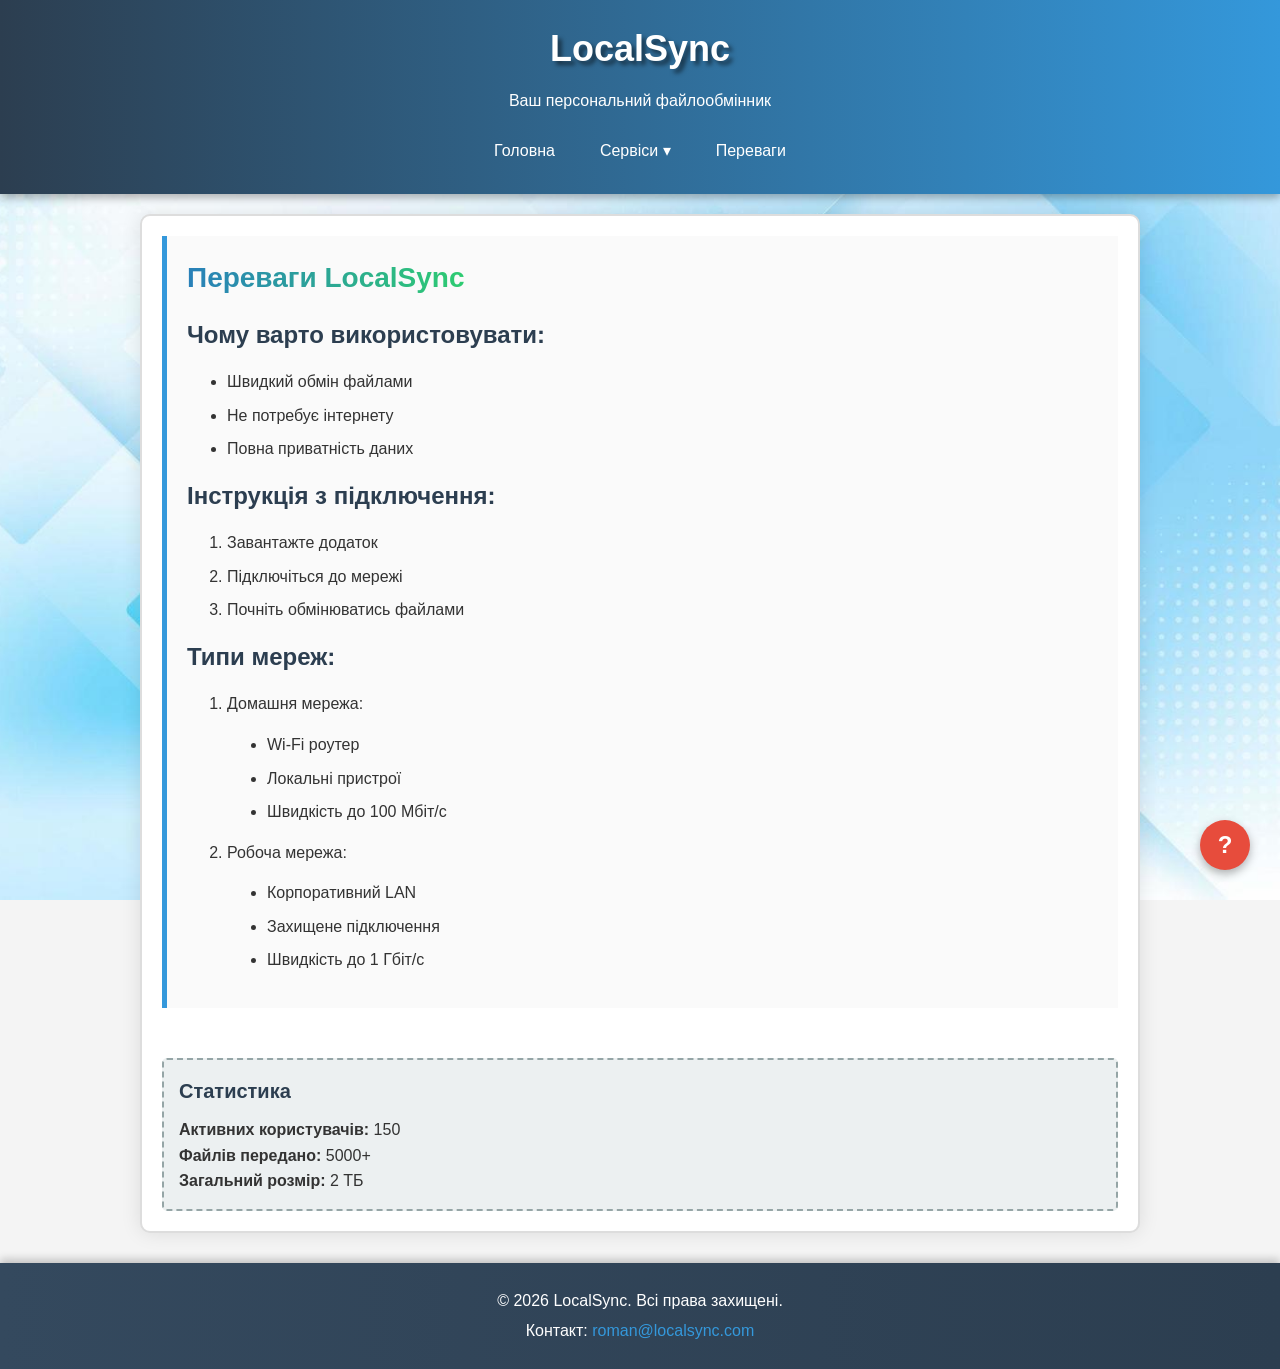
<file: index.html>
<!DOCTYPE html>
<html lang="uk">

<head>
    <meta charset="UTF-8">
    <meta name="viewport" content="width=device-width, initial-scale=1.0">
    <meta name="description" content="LocalSync - локальний файлообмінник для домашньої мережі">
    <title>LocalSync - Головна</title>
    <link rel="stylesheet" href="style.css">
</head>

<body>
    <header class="header">
        <h1 class="header__title">LocalSync</h1>
        <p class="header__subtitle">Ваш персональний файлообмінник</p>
        <nav class="nav">
            <ul class="nav__list">
                <li class="nav__item"><a href="index.html" class="nav__link">Головна</a></li>
                <li class="nav__item dropdown">
                    <a href="#" class="nav__link">Сервіси ▾</a>
                    <ul class="dropdown__menu">
                        <li class="dropdown__item"><a href="files.html" class="dropdown__link">Файловий менеджер</a></li>
                        <li class="dropdown__item"><a href="admin.html" class="dropdown__link">Налаштування</a></li>
                        <li class="dropdown__item"><a href="devices.html" class="dropdown__link">Пристрої</a></li>
                    </ul>
                </li>
                <li class="nav__item"><a href="#features" class="nav__link">Переваги</a></li>
            </ul>
        </nav>
    </header>

    <main class="main-grid main-grid--single">
    <article id="features" class="main-grid__content section">
        <h2 class="section__title gradient-text">Переваги LocalSync</h2>

        <h3 class="article__title">Чому варто використовувати:</h3>
        <ul class="list list--bullet">
            <li class="list__item">Швидкий обмін файлами</li>
            <li class="list__item">Не потребує інтернету</li>
            <li class="list__item">Повна приватність даних</li>
        </ul>

        <h3 class="article__title">Інструкція з підключення:</h3>
        <ol class="list list--number">
            <li class="list__item">Завантажте додаток</li>
            <li class="list__item">Підключіться до мережі</li>
            <li class="list__item">Почніть обмінюватись файлами</li>
        </ol>

        <h3 class="article__title">Типи мереж:</h3>
        <ol class="list list--number">
            <li class="list__item">Домашня мережа:
                <ul class="list list--bullet">
                    <li class="list__item">Wi-Fi роутер</li>
                    <li class="list__item">Локальні пристрої</li>
                    <li class="list__item">Швидкість до 100 Мбіт/с</li>
                </ul>
            </li>
            <li class="list__item">Робоча мережа:
                <ul class="list list--bullet">
                    <li class="list__item">Корпоративний LAN</li>
                    <li class="list__item">Захищене підключення</li>
                    <li class="list__item">Швидкість до 1 Гбіт/с</li>
                </ul>
            </li>
        </ol>
    </article>

    <aside class="main-grid__sidebar sidebar">
        <h3 class="sidebar__title">Статистика</h3>
        <p><strong>Активних користувачів:</strong> 150</p>
        <p><strong>Файлів передано:</strong> 5000+</p>
        <p><strong>Загальний розмір:</strong> 2 ТБ</p>
    </aside>
</main>

    <a href="#help" class="fixed-btn">?</a>

    <footer class="footer">
        <p class="footer__text">&copy; 2026 LocalSync. Всі права захищені.</p>
        <p class="footer__text">Контакт: <a href="mailto:roman@localsync.com" class="footer__link">roman@localsync.com</a></p>
    </footer>
</body>

</html>
</file>
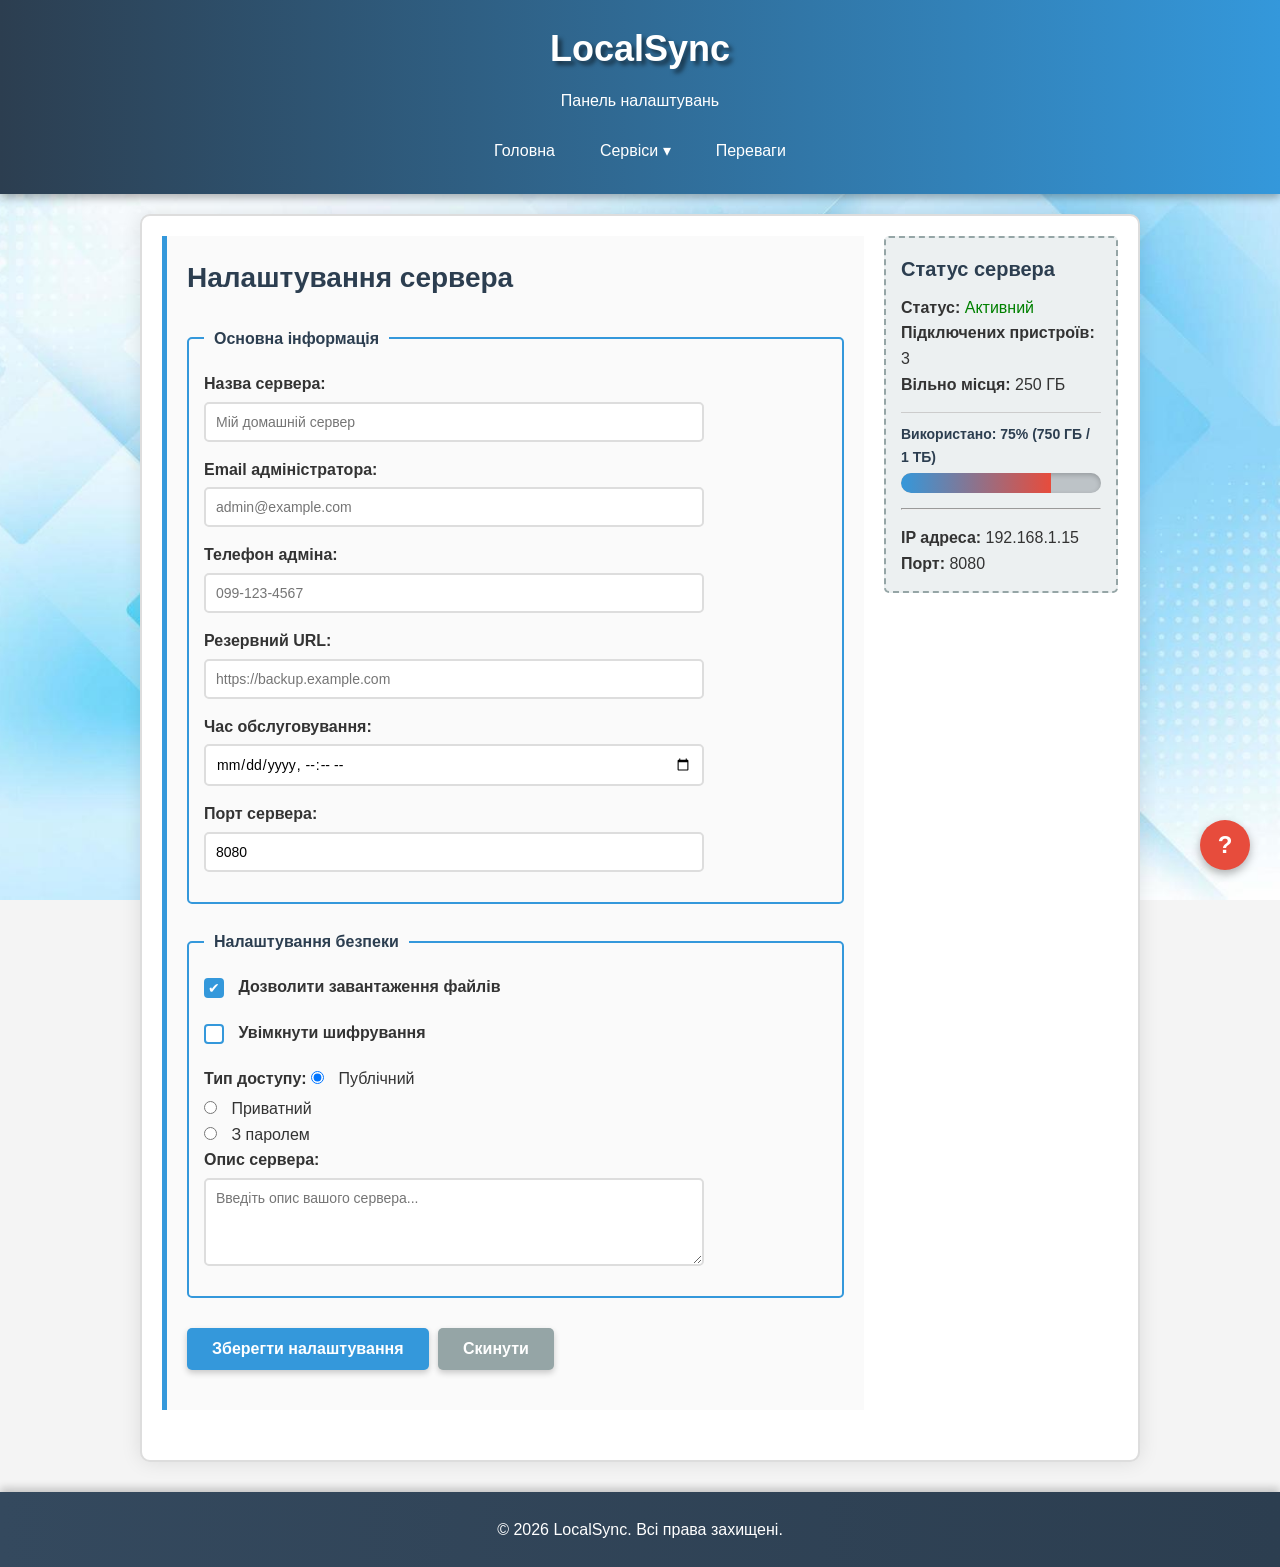
<file: admin.html>
<!DOCTYPE html>
<html lang="uk">

<head>
    <meta charset="UTF-8">
    <meta name="viewport" content="width=device-width, initial-scale=1.0">
    <meta name="description" content="Налаштування сервера LocalSync">
    <meta name="keywords" content="налаштування, адмін, конфігурація">
    <meta name="author" content="Волошин Роман Максимович">
    <title>LocalSync - Налаштування</title>
    <link rel="stylesheet" href="style.css">
</head>

<body>
    <header class="header">
        <h1 class="header__title">LocalSync</h1>
        <p class="header__subtitle">Панель налаштувань</p>

        <nav class="nav">
            <ul class="nav__list">
                <li class="nav__item"><a href="index.html" class="nav__link">Головна</a></li>
                <li class="nav__item dropdown">
                    <a href="#" class="nav__link">Сервіси ▾</a>
                    <ul class="dropdown__menu">
                        <li class="dropdown__item"><a href="files.html" class="dropdown__link">Файловий менеджер</a></li>
                        <li class="dropdown__item"><a href="admin.html" class="dropdown__link">Налаштування</a></li>
                        <li class="dropdown__item"><a href="devices.html" class="dropdown__link">Пристрої</a></li>
                    </ul>
                </li>
                <li class="nav__item"><a href="index.html#features" class="nav__link">Переваги</a></li>
            </ul>
        </nav>
    </header>

    <main class="main-grid">
    <section class="main-grid__content section">
        <h2 class="section__title">Налаштування сервера</h2>

        <form action="#" method="POST" class="form">
            <fieldset class="form__fieldset">
                <legend class="form__legend">Основна інформація</legend>

                <p class="form__group">
                    <label for="server-name" class="form__label">Назва сервера:</label>
                    <input type="text" id="server-name" name="server-name" class="form__input" required minlength="3" maxlength="50" placeholder="Мій домашній сервер">
                </p>

                <p class="form__group">
                    <label for="admin-email" class="form__label">Email адміністратора:</label>
                    <input type="email" id="admin-email" name="admin-email" class="form__input" required placeholder="admin@example.com">
                </p>

                <p class="form__group">
                    <label for="admin-tel" class="form__label">Телефон адміна:</label>
                    <input type="tel" id="admin-tel" name="admin-tel" class="form__input" required pattern="[0-9]{3}-[0-9]{3}-[0-9]{4}" placeholder="099-123-4567">
                </p>

                <p class="form__group">
                    <label for="backup-url" class="form__label">Резервний URL:</label>
                    <input type="url" id="backup-url" name="backup-url" class="form__input" placeholder="https://backup.example.com">
                </p>

                <p class="form__group">
                    <label for="maintenance-time" class="form__label">Час обслуговування:</label>
                    <input type="datetime-local" id="maintenance-time" name="maintenance-time" class="form__input" required>
                </p>

                <p class="form__group">
                    <label for="port" class="form__label">Порт сервера:</label>
                    <input type="number" id="port" name="port" class="form__input" min="8000" max="9000" value="8080" required>
                </p>
            </fieldset>

            <fieldset class="form__fieldset">
                <legend class="form__legend">Налаштування безпеки</legend>

                <p class="form__group">
                    <label class="form__label">
                        <input type="checkbox" name="allow-upload" class="form__checkbox" checked>
                        Дозволити завантаження файлів
                    </label>
                </p>

                <p class="form__group">
                    <label class="form__label">
                        <input type="checkbox" name="encryption" class="form__checkbox">
                        Увімкнути шифрування
                    </label>
                </p>

                <p class="form__group">
                    <p class="form__label">Тип доступу:</p>

                    <input type="radio" id="public" name="access" value="public" class="form__radio" checked>
                    <label for="public">Публічний</label><br>

                    <input type="radio" id="private" name="access" value="private" class="form__radio">
                    <label for="private">Приватний</label><br>

                    <input type="radio" id="password" name="access" value="password" class="form__radio">
                    <label for="password">З паролем</label>
                </p>

                <p class="form__group">
                    <label for="description" class="form__label">Опис сервера:</label>
                    <textarea id="description" name="description" rows="4" cols="50" class="form__textarea" placeholder="Введіть опис вашого сервера..."></textarea>
                </p>
            </fieldset>

            <p class="form__group">
                <button type="submit" class="btn">Зберегти налаштування</button>
                <button type="reset" class="btn btn--reset">Скинути</button>
            </p>
        </form>
    </section>

    <aside class="main-grid__sidebar sidebar">
        <h3 class="sidebar__title">Статус сервера</h3>
        <p><strong>Статус:</strong> <span style="color: green;">Активний</span></p>
        <p><strong>Підключених пристроїв:</strong> 3</p>
        <p><strong>Вільно місця:</strong> 250 ГБ</p>

        <div class="storage">
            <p class="storage__text">Використано: 75% (750 ГБ / 1 ТБ)</p>
            <div class="progress-bar">
                <div class="progress-bar__fill"></div>
            </div>
        </div>

        <hr style="margin: 15px 0;">
        <p><strong>IP адреса:</strong> 192.168.1.15</p>
        <p><strong>Порт:</strong> 8080</p>
    </aside>
</main>

    <a href="#help" class="fixed-btn">?</a>

    <footer class="footer">
        <p class="footer__text">&copy; 2026 LocalSync. Всі права захищені.</p>
    </footer>
</body>

</html>
</file>
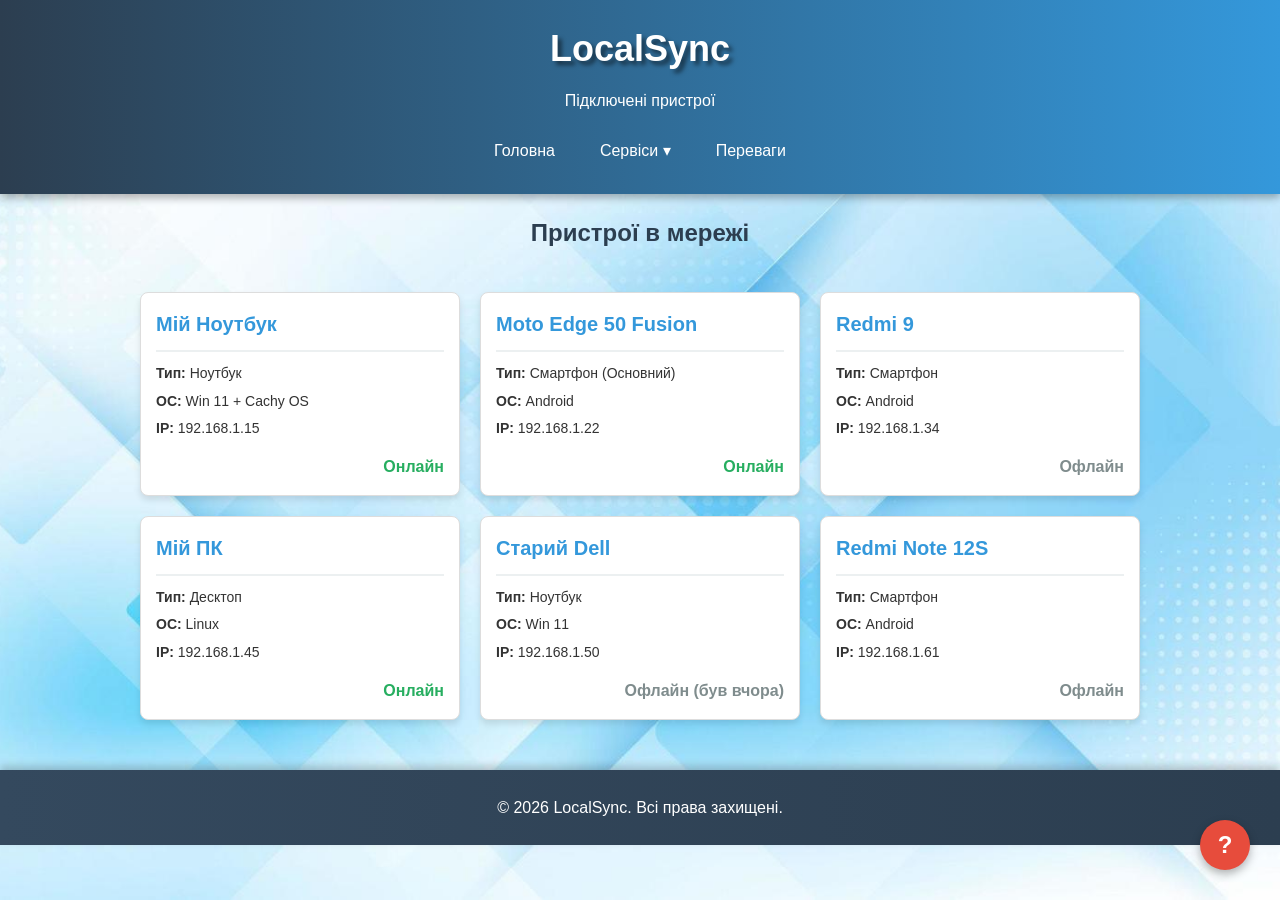
<file: devices.html>
<!DOCTYPE html>
<html lang="uk">

<head>
    <meta charset="UTF-8">
    <meta name="viewport" content="width=device-width, initial-scale=1.0">
    <meta name="description" content="Підключені пристрої до LocalSync">
    <title>LocalSync - Підключені пристрої</title>
    <link rel="stylesheet" href="style.css">
</head>

<body>
    <header class="header">
        <h1 class="header__title">LocalSync</h1>
        <p class="header__subtitle">Підключені пристрої</p>
        <nav class="nav">
            <ul class="nav__list">
                <li class="nav__item"><a href="index.html" class="nav__link">Головна</a></li>
                <li class="nav__item dropdown">
                    <a href="#" class="nav__link">Сервіси ▾</a>
                    <ul class="dropdown__menu">
                        <li class="dropdown__item"><a href="files.html" class="dropdown__link">Файловий менеджер</a></li>
                        <li class="dropdown__item"><a href="admin.html" class="dropdown__link">Налаштування</a></li>
                        <li class="dropdown__item"><a href="devices.html" class="dropdown__link">Пристрої</a></li>
                    </ul>
                </li>
                <li class="nav__item"><a href="index.html#features" class="nav__link">Переваги</a></li>
            </ul>
        </nav>
    </header>

    <main class="devices-page">
        <h2 class="devices-page__title">Пристрої в мережі</h2>
        
        <section class="devices-grid">
            <article class="device-card">
                <h3 class="device-card__title">Мій Ноутбук</h3>
                <p class="device-card__info"><strong>Тип:</strong> Ноутбук</p>
                <p class="device-card__info"><strong>ОС:</strong> Win 11 + Cachy OS</p>
                <p class="device-card__info"><strong>IP:</strong> 192.168.1.15</p>
                <p class="device-card__status device-card__status--online">Онлайн</p>
            </article>

            <article class="device-card">
                <h3 class="device-card__title">Moto Edge 50 Fusion</h3>
                <p class="device-card__info"><strong>Тип:</strong> Смартфон (Основний)</p>
                <p class="device-card__info"><strong>ОС:</strong> Android</p>
                <p class="device-card__info"><strong>IP:</strong> 192.168.1.22</p>
                <p class="device-card__status device-card__status--online">Онлайн</p>
            </article>

            <article class="device-card">
                <h3 class="device-card__title">Redmi 9</h3>
                <p class="device-card__info"><strong>Тип:</strong> Смартфон </p>
                <p class="device-card__info"><strong>ОС:</strong> Android</p>
                <p class="device-card__info"><strong>IP:</strong> 192.168.1.34</p>
                <p class="device-card__status device-card__status--offline">Офлайн</p>
            </article>

            <article class="device-card">
                <h3 class="device-card__title">Мій ПК</h3>
                <p class="device-card__info"><strong>Тип:</strong> Десктоп</p>
                <p class="device-card__info"><strong>ОС:</strong> Linux</p>
                <p class="device-card__info"><strong>IP:</strong> 192.168.1.45</p>
                <p class="device-card__status device-card__status--online">Онлайн</p>
            </article>
            
            <article class="device-card">
                <h3 class="device-card__title">Старий Dell</h3>
                <p class="device-card__info"><strong>Тип:</strong> Ноутбук </p>
                <p class="device-card__info"><strong>ОС:</strong> Win 11</p>
                <p class="device-card__info"><strong>IP:</strong> 192.168.1.50</p>
                <p class="device-card__status device-card__status--offline">Офлайн (був вчора)</p>
            </article>
            
            <article class="device-card">
                <h3 class="device-card__title">Redmi Note 12S</h3>
                <p class="device-card__info"><strong>Тип:</strong> Смартфон</p>
                <p class="device-card__info"><strong>ОС:</strong> Android</p>
                <p class="device-card__info"><strong>IP:</strong> 192.168.1.61</p>
                <p class="device-card__status device-card__status--offline">Офлайн</p>
            </article>
        </section>
    </main>

    <a href="#help" class="fixed-btn">?</a>

    <footer class="footer">
        <p class="footer__text">&copy; 2026 LocalSync. Всі права захищені.</p>
    </footer>
</body>

</html>
</file>
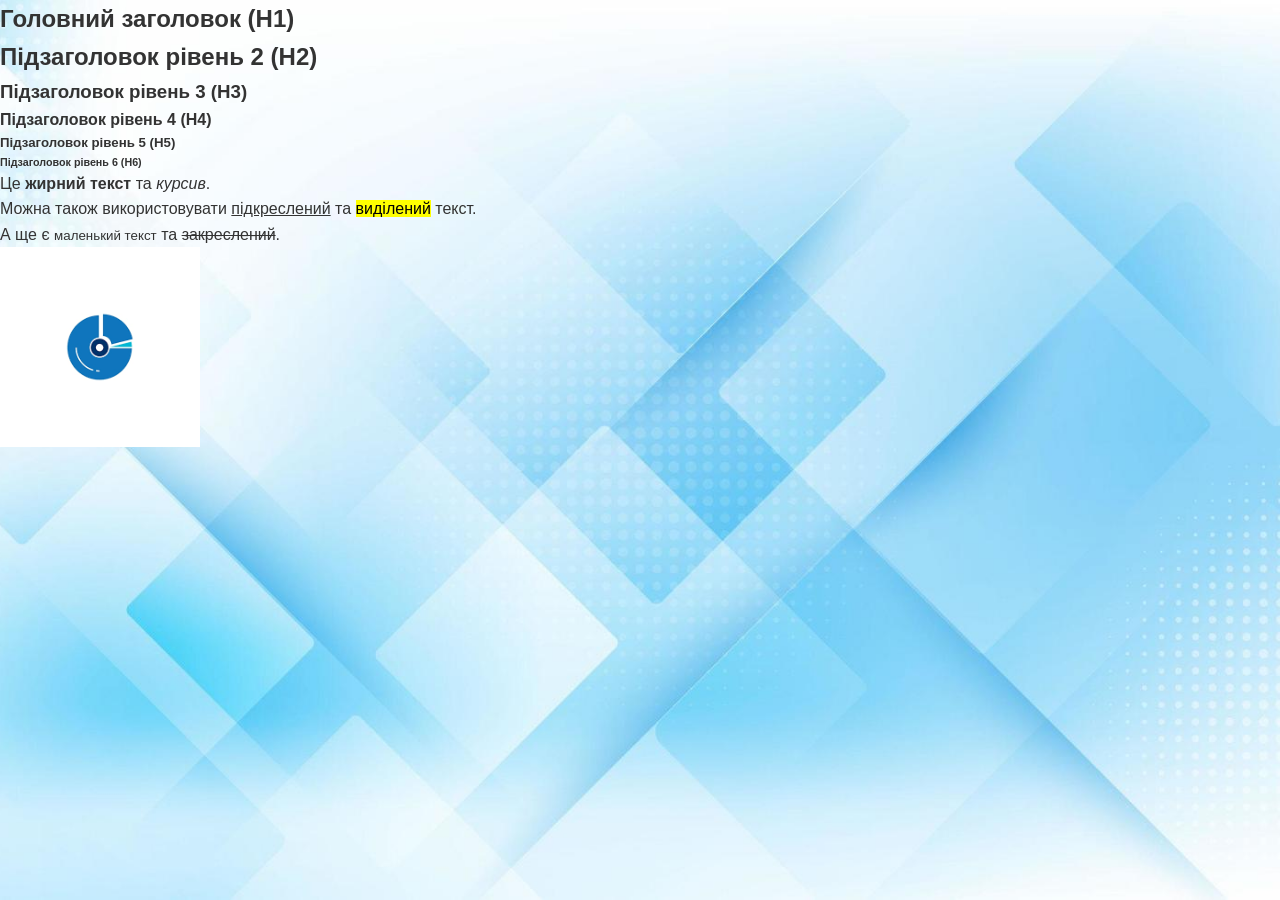
<file: tasks.html>
<!DOCTYPE html>
<html lang="en">
<head>
    <meta charset="UTF-8">
    <meta name="viewport" content="width=device-width, initial-scale=1.0">
    <meta name="description" content="Tasks">
    <meta name="keywords" content="tasks, to-do, list">
    <meta name="author" content="Волошин Роман Максимович">
    <title>Tasks</title>
    <link rel="stylesheet" href="style.css">
</head>
<body>
        <section>
            <h1>Головний заголовок (H1)</h1>
            <h2>Підзаголовок рівень 2 (H2)</h2>
            <h3>Підзаголовок рівень 3 (H3)</h3>
            <h4>Підзаголовок рівень 4 (H4)</h4>
            <h5>Підзаголовок рівень 5 (H5)</h5>
            <h6>Підзаголовок рівень 6 (H6)</h6>
            <p>Це <strong>жирний текст</strong> та <em>курсив</em>.</p>
            <p>Можна також використовувати <u>підкреслений</u> та <mark>виділений</mark> текст.</p>
            <p>А ще є <small>маленький текст</small> та <del>закреслений</del>.</p>
            <img src="assets/images/logo.png" alt="Логотип LocalSync" width="200">
        </section>
</body>
</html>
</file>
<file: style.css>
* {
    margin: 0;
    padding: 0;
    box-sizing: border-box;
}

body {
    font-family: Arial, Helvetica, sans-serif;
    font-size: 16px;
    line-height: 1.6;
    color: #333333;
    background-color: #f4f4f4;
    background-image: url('assets/images/background.jpg');
    background-size: cover;
    background-attachment: fixed;
    background-position: center;
}

.header {
    background: linear-gradient(to right, #2c3e50, #3498db);
    color: #ffffff;
    padding: 20px;
    text-align: center;
    box-shadow: 0 4px 8px rgba(0, 0, 0, 0.3);
}

.header__title {
    font-size: 36px;
    margin-bottom: 10px;
    text-shadow: 4px 4px 4px rgba(0, 0, 0, 0.5);
    color: #ffffff;
}

.header__subtitle {
    font-size: 16px;
}

.nav {
    margin-top: 15px;
}

.nav__list {
    list-style: none;
    display: flex;
    justify-content: center;
    flex-wrap: wrap;
    gap: 15px;
}

.nav__link {
    color: white;
    text-decoration: none;
    padding: 10px 15px;
    display: block;
    cursor: pointer;
}

.nav__link:hover {
    background-color: rgba(255, 255, 255, 0.2);
    border-radius: 5px;
}

.nav__link:visited {
    color: white;
}

.dropdown__link:visited {
    color: #333;
}

.dropdown {
    position: relative;
}

.dropdown__menu {
    display: none;
    position: absolute;
    background-color: white;
    box-shadow: 0 8px 16px rgba(0, 0, 0, 0.2);
    min-width: 200px;
    z-index: 10;
    border: 1px solid #ddd;
    border-radius: 5px;
    left: 0;
    top: 100%;
    list-style: none;
    text-align: left;
}

.dropdown:hover .dropdown__menu {
    display: block;
}

.dropdown__link {
    color: #333;
    padding: 12px 16px;
    display: block;
    text-decoration: none;
}

.dropdown__link:hover {
    background-color: #f1f1f1;
}

.main-grid {
    display: grid;
    grid-template-columns: 3fr 1fr;
    gap: 20px;
    max-width: 1000px;
    margin: 20px auto;
    padding: 20px;
    background-color: white;
    border: 2px solid #ddd;
    border-radius: 10px;
    box-shadow: 0 0 20px rgba(0, 0, 0, 0.1);
}

.main-grid--single {
    grid-template-columns: 1fr;
}

.main-grid__content {
    background-color: transparent;
    min-width: 0;
}

/* Сайдбар (Aside) */
.sidebar {
    padding: 15px;
    background-color: #ecf0f1;
    border: 2px dashed #95a5a6;
    border-radius: 5px;
    height: fit-content;

    position: sticky;
    top: 20px;
}

.sidebar__title {
    font-size: 20px;
    color: #2c3e50;
    margin-bottom: 10px;
}

/* Адаптивність сітки */
@media screen and (max-width: 768px) {
    .main-grid {
        grid-template-columns: 1fr;
    }
}

.section {
    margin-bottom: 30px;
    padding: 20px;
    background-color: #fafafa;
    border-left: 5px solid #3498db;
}

.section__title {
    font-size: 28px;
    color: #2c3e50;
    margin-bottom: 15px;
}

.article {
    margin: 20px 0;
    padding: 15px;
    background-color: white;
    border: 1px solid #e0e0e0;
    border-radius: 5px;
}

.article__title {
    font-size: 24px;
    color: #2c3e50;
    margin-bottom: 10px;
}

.gradient-text {
    background: linear-gradient(to right, #2980b9, #2ecc71);
    background-clip: text;
    -webkit-background-clip: text;
    -webkit-text-fill-color: transparent;
    display: inline-block;
}

/* Списки */
.list {
    margin: 15px 0;
    padding-left: 40px;
}

.list--bullet {
    list-style-type: disc;
}

.list--number {
    list-style-type: decimal;
}

.list__item {
    margin: 8px 0;
}

/* ТАБЛИЦЯ */
.table {
    width: 100%;
    margin: 20px 0;
    border-collapse: collapse;
    border: 2px solid #3498db;
}

.table__th {
    background-color: #3498db;
    color: white;
    padding: 12px;
    text-align: left;
    border: 1px solid #2980b9;
}

.table__td {
    padding: 10px;
    border: 1px solid #ddd;
}

.table__row:nth-child(even) {
    background-color: #f2f2f2;
}

.table__row:hover {
    background-color: #e8f4f8;
    cursor: pointer;
}
@media screen and (max-width: 768px) {
    .table {
        display: block;        
        overflow-x: auto;     
        white-space: nowrap;   
    }
    
    body {
        overflow-x: hidden;
    }
}

/* ФОРМИ */
.form {
    margin: 20px 0;
}

.form__fieldset {
    margin: 20px 0;
    padding: 15px;
    border: 2px solid #3498db;
    border-radius: 5px;
}

.form__legend {
    padding: 5px 10px;
    font-weight: bold;
    color: #2c3e50;
}

.form__group {
    margin-bottom: 15px;
}

.form__label {
    display: inline-block;
    margin-bottom: 5px;
    font-weight: bold;
}

.form__input,
.form__textarea {
    width: 100%;
    max-width: 500px;
    padding: 10px;
    border: 2px solid #ddd;
    border-radius: 5px;
    font-size: 14px;
    font-family: inherit;
    display: block;
}

.form__input:focus,
.form__textarea:focus {
    border-color: #3498db;
    outline: none;
    box-shadow: 0 0 5px rgba(52, 152, 219, 0.5);
}

/* Кнопки */
.btn {
    padding: 12px 25px;
    margin: 10px 5px 0 0;
    background-color: #3498db;
    color: white;
    border: none;
    border-radius: 5px;
    font-size: 16px;
    font-weight: bold;
    cursor: pointer;
    box-shadow: 0 3px 6px rgba(0, 0, 0, 0.2);
}

.btn:hover {
    background-color: #2980b9;
    box-shadow: 0 5px 10px rgba(0, 0, 0, 0.3);
}

.btn--reset {
    background-color: #95a5a6;
}

.btn--reset:hover {
    background-color: #7f8c8d;
}

.form__checkbox {
    appearance: none;
    -webkit-appearance: none;
    width: 20px;
    height: 20px;
    background-color: #fff;
    border: 2px solid #3498db;
    border-radius: 4px;
    cursor: pointer;
    position: relative;
    vertical-align: middle;
    margin-right: 10px;
    transition: background-color 0.2s, border-color 0.2s;
}

.form__checkbox:checked {
    background-color: #3498db;
}

.form__checkbox:checked::after {
    content: '\2714';
    color: white;
    font-size: 14px;
    position: absolute;
    top: 50%;
    left: 50%;
    transform: translate(-50%, -50%);
}

.form__radio {
    margin-right: 10px;
    cursor: pointer;
}

.storage {
    margin: 15px 0;
    padding-top: 10px;
    border-top: 1px solid #ccc;
}

.storage__text {
    font-size: 14px;
    margin-bottom: 5px;
    font-weight: bold;
    color: #2c3e50;
}

.progress-bar {
    width: 100%;
    height: 20px;
    background-color: #bdc3c7;
    border-radius: 10px;
    overflow: hidden;
    box-shadow: inset 0 2px 5px rgba(0, 0, 0, 0.2);
}

.progress-bar__fill {
    height: 100%;
    width: 75%;
    background: linear-gradient(to right, #3498db, #e74c3c);
    border-radius: 10px 0 0 10px;
    animation: fillProgress 1.5s ease-out forwards;
}

@keyframes fillProgress {
    from {
        width: 0;
    }

    to {
        width: 75%;
    }
}

.fixed-btn {
    position: fixed;
    bottom: 30px;
    right: 30px;
    width: 50px;
    height: 50px;
    background-color: #e74c3c;
    color: white;
    text-align: center;
    line-height: 50px;
    border-radius: 50%;
    font-size: 24px;
    font-weight: bold;
    text-decoration: none;
    box-shadow: 0 4px 10px rgba(0, 0, 0, 0.3);
    transition: all 0.3s ease;
    z-index: 1000;
}

.fixed-btn:hover {
    transform: scale(1.2) rotate(15deg) skew(-10deg);
    border-radius: 30% 70% 70% 30% / 30% 30% 70% 70%;
    background-color: #c0392b;
    color: white;
}

.devices-page {
    max-width: 1000px;
    margin: 20px auto;
}

.devices-page__title {
    text-align: center;
    margin-bottom: 20px;
    color: #2c3e50;
}

.devices-grid {
    display: grid;
    grid-template-columns: repeat(3, 1fr);
    gap: 20px;
    padding: 20px 0;
}

.device-card {
    background-color: white;
    border: 1px solid #ddd;
    border-radius: 8px;
    padding: 15px;
    box-shadow: 0 4px 6px rgba(0, 0, 0, 0.1);
    transition: transform 0.2s ease, box-shadow 0.2s ease;
}

.device-card:hover {
    transform: translateY(-5px);
    box-shadow: 0 6px 12px rgba(0, 0, 0, 0.15);
}

.device-card__title {
    color: #3498db;
    border-bottom: 2px solid #ecf0f1;
    padding-bottom: 10px;
    margin-bottom: 10px;
    font-size: 20px;
    margin-top: 0;
}

.device-card__info {
    margin: 5px 0;
    font-size: 14px;
}

.device-card__status {
    margin-top: 15px;
    font-weight: bold;
    text-align: right;
}

.device-card__status--online {
    color: #27ae60;
}

.device-card__status--offline {
    color: #7f8c8d;
}

@media screen and (max-width: 900px) {
    .devices-grid {
        grid-template-columns: repeat(2, 1fr);
    }
}

@media screen and (max-width: 600px) and (orientation: portrait) {
    .devices-grid {
        grid-template-columns: 1fr;
        gap: 15px;
    }
}

@media screen and (max-height: 600px) and (orientation: landscape) {
    .devices-grid {
        grid-template-columns: repeat(2, 1fr);
        gap: 10px;
    }

    .device-card {
        padding: 10px;
    }
}

.media-preview {
    max-width: 100%;
    height: auto;
    border: 3px solid #ddd;
    border-radius: 10px;
    box-shadow: 0 4px 8px rgba(0, 0, 0, 0.2);
    margin: 15px 0;
}

audio.media-preview {
    height: 54px;
}

.media-preview:hover {
    opacity: 0.8;
}

.footer {
    text-align: center;
    padding: 20px;
    margin-top: 30px;
    background: linear-gradient(to right, #34495e, #2c3e50);
    color: white;
    box-shadow: 0 -4px 8px rgba(0, 0, 0, 0.2);
}

.footer__text {
    margin: 5px 0;
}

.footer__link {
    color: #3498db;
    text-decoration: none;
}

.footer__link:hover {
    color: #5dade2;
    text-decoration: underline;
}
</file>
